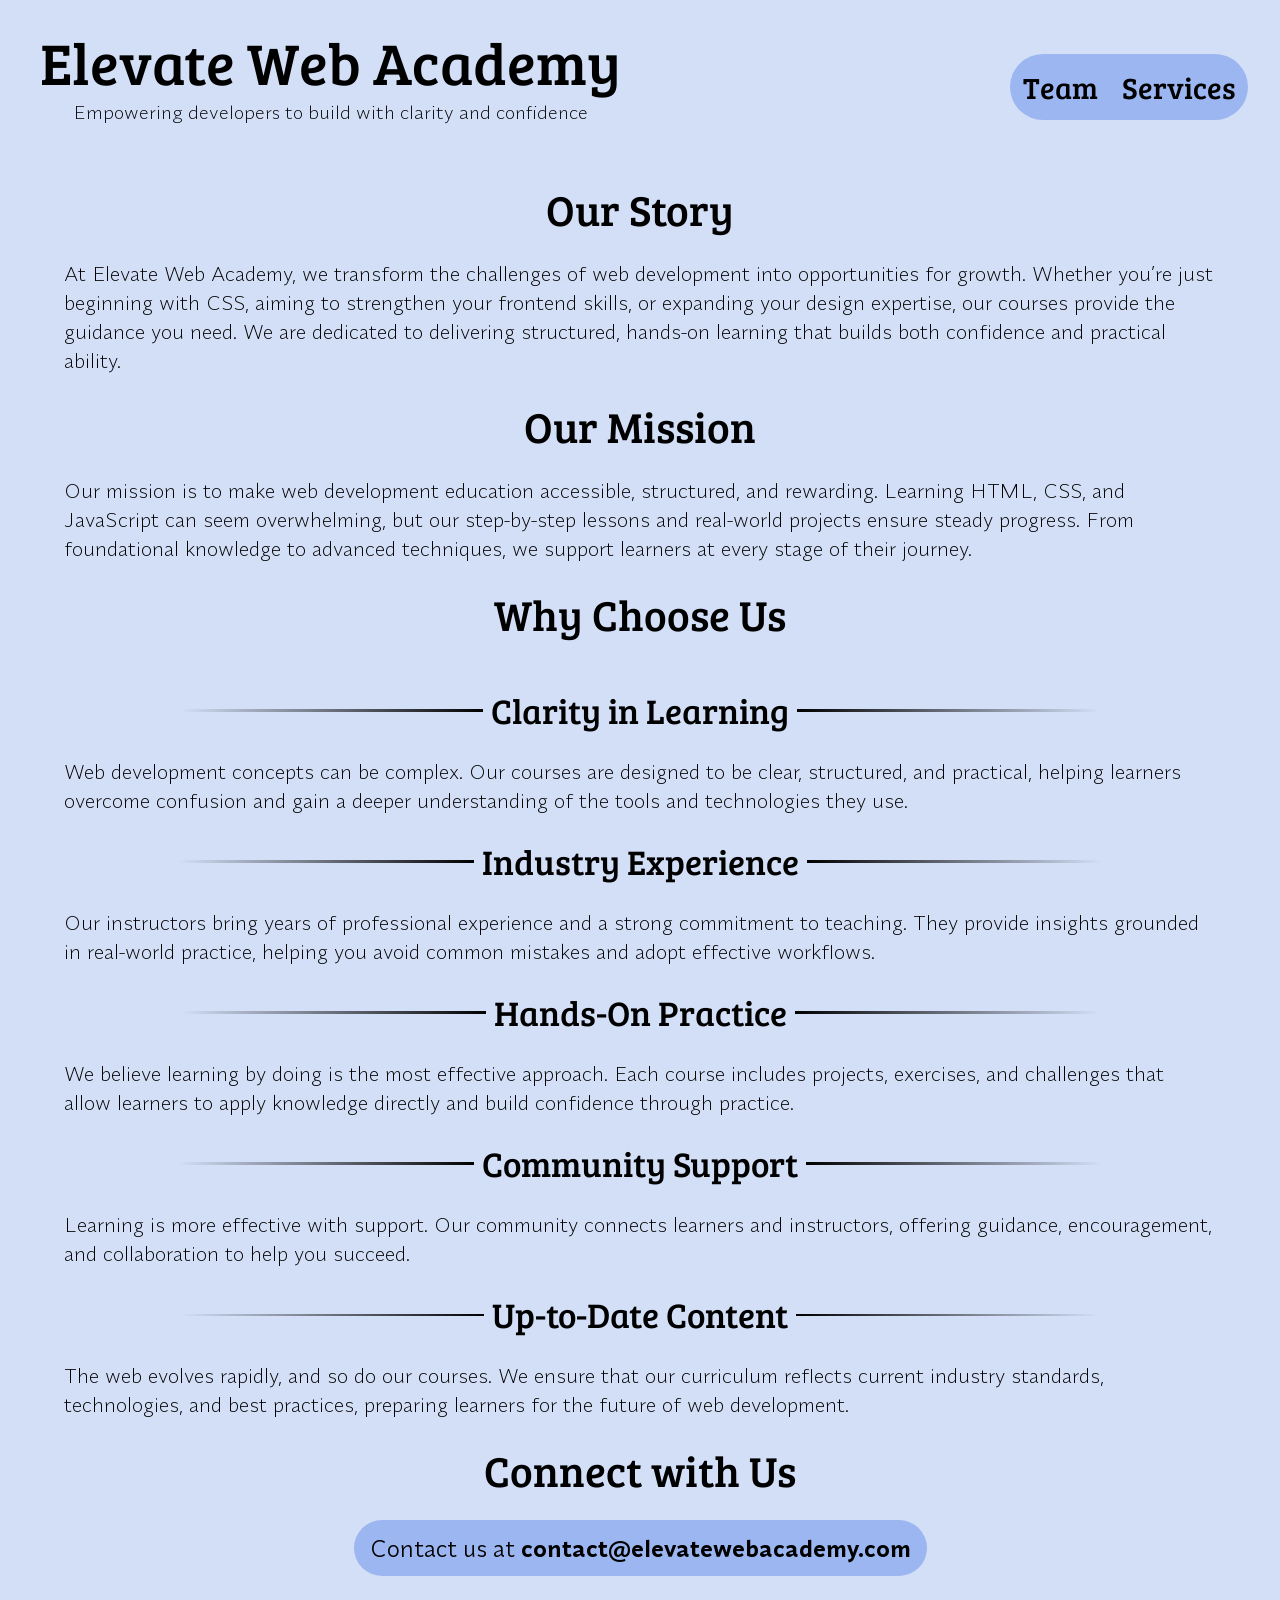
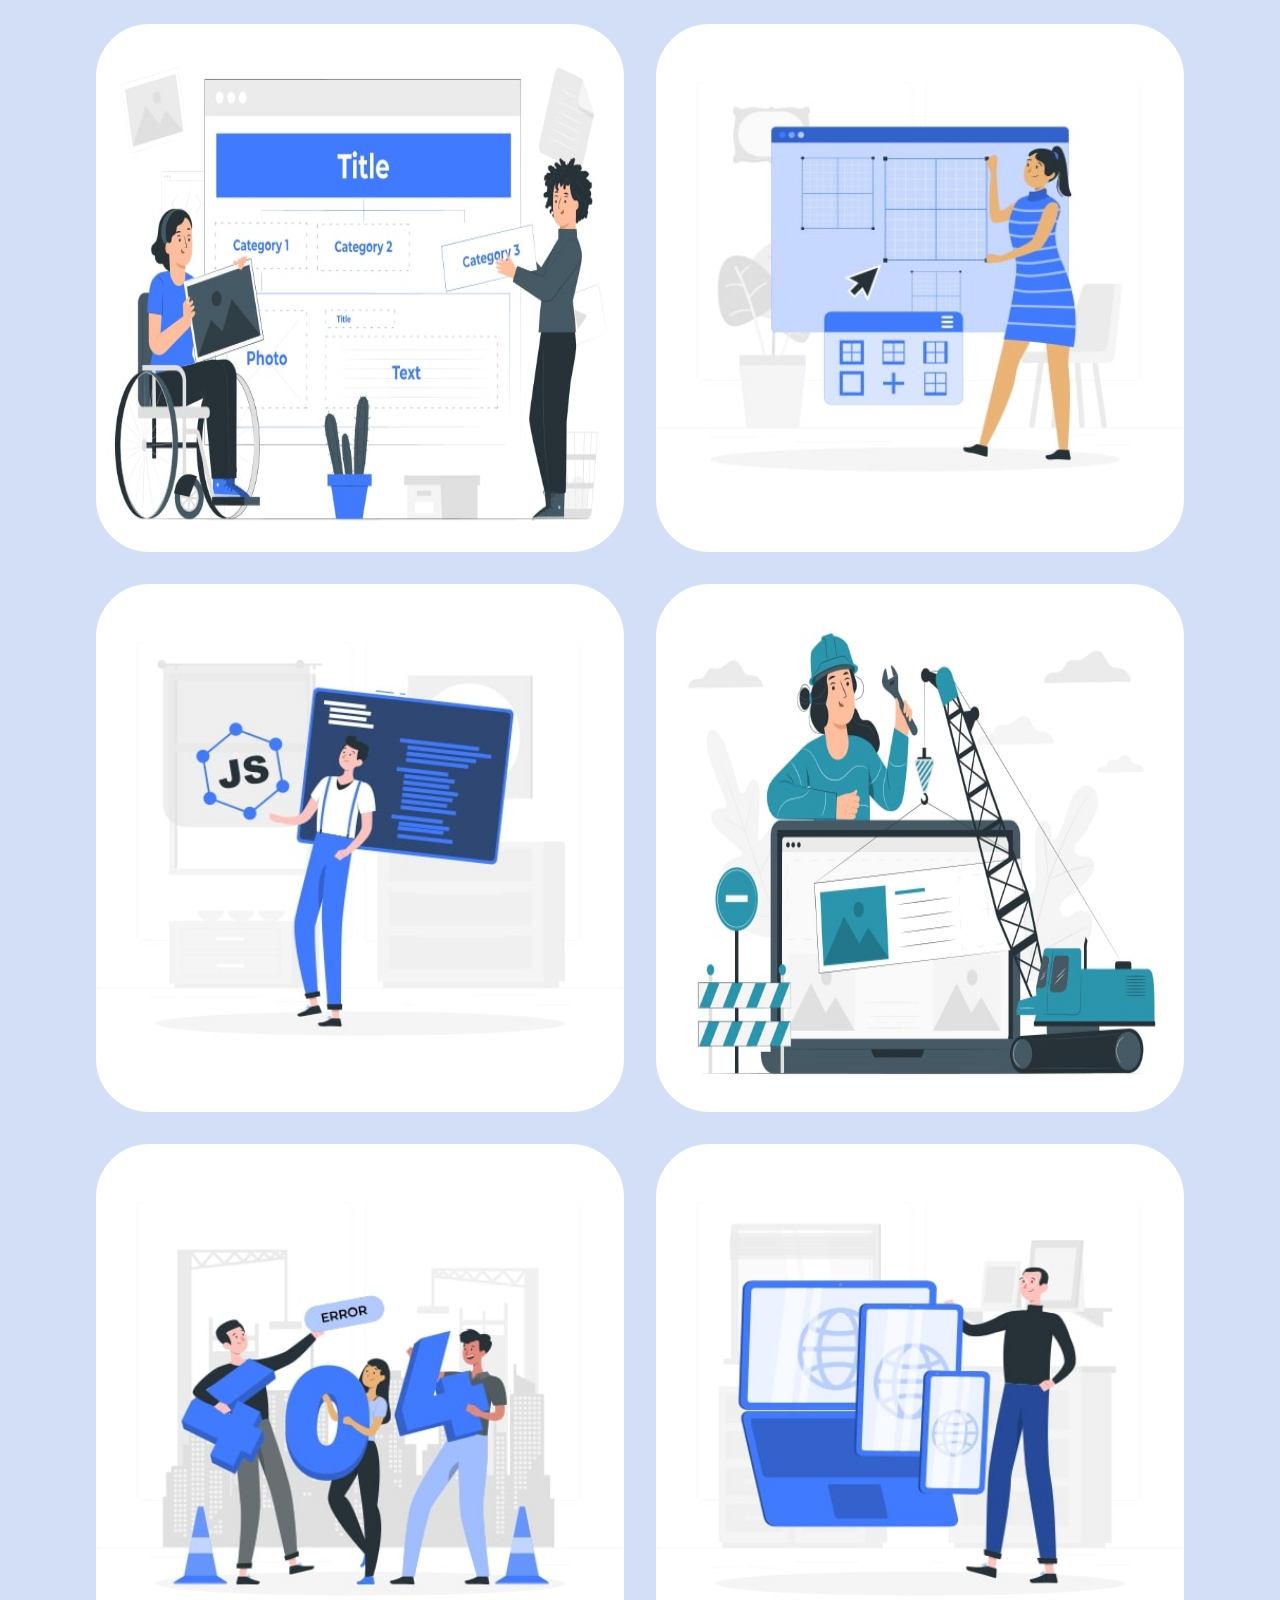
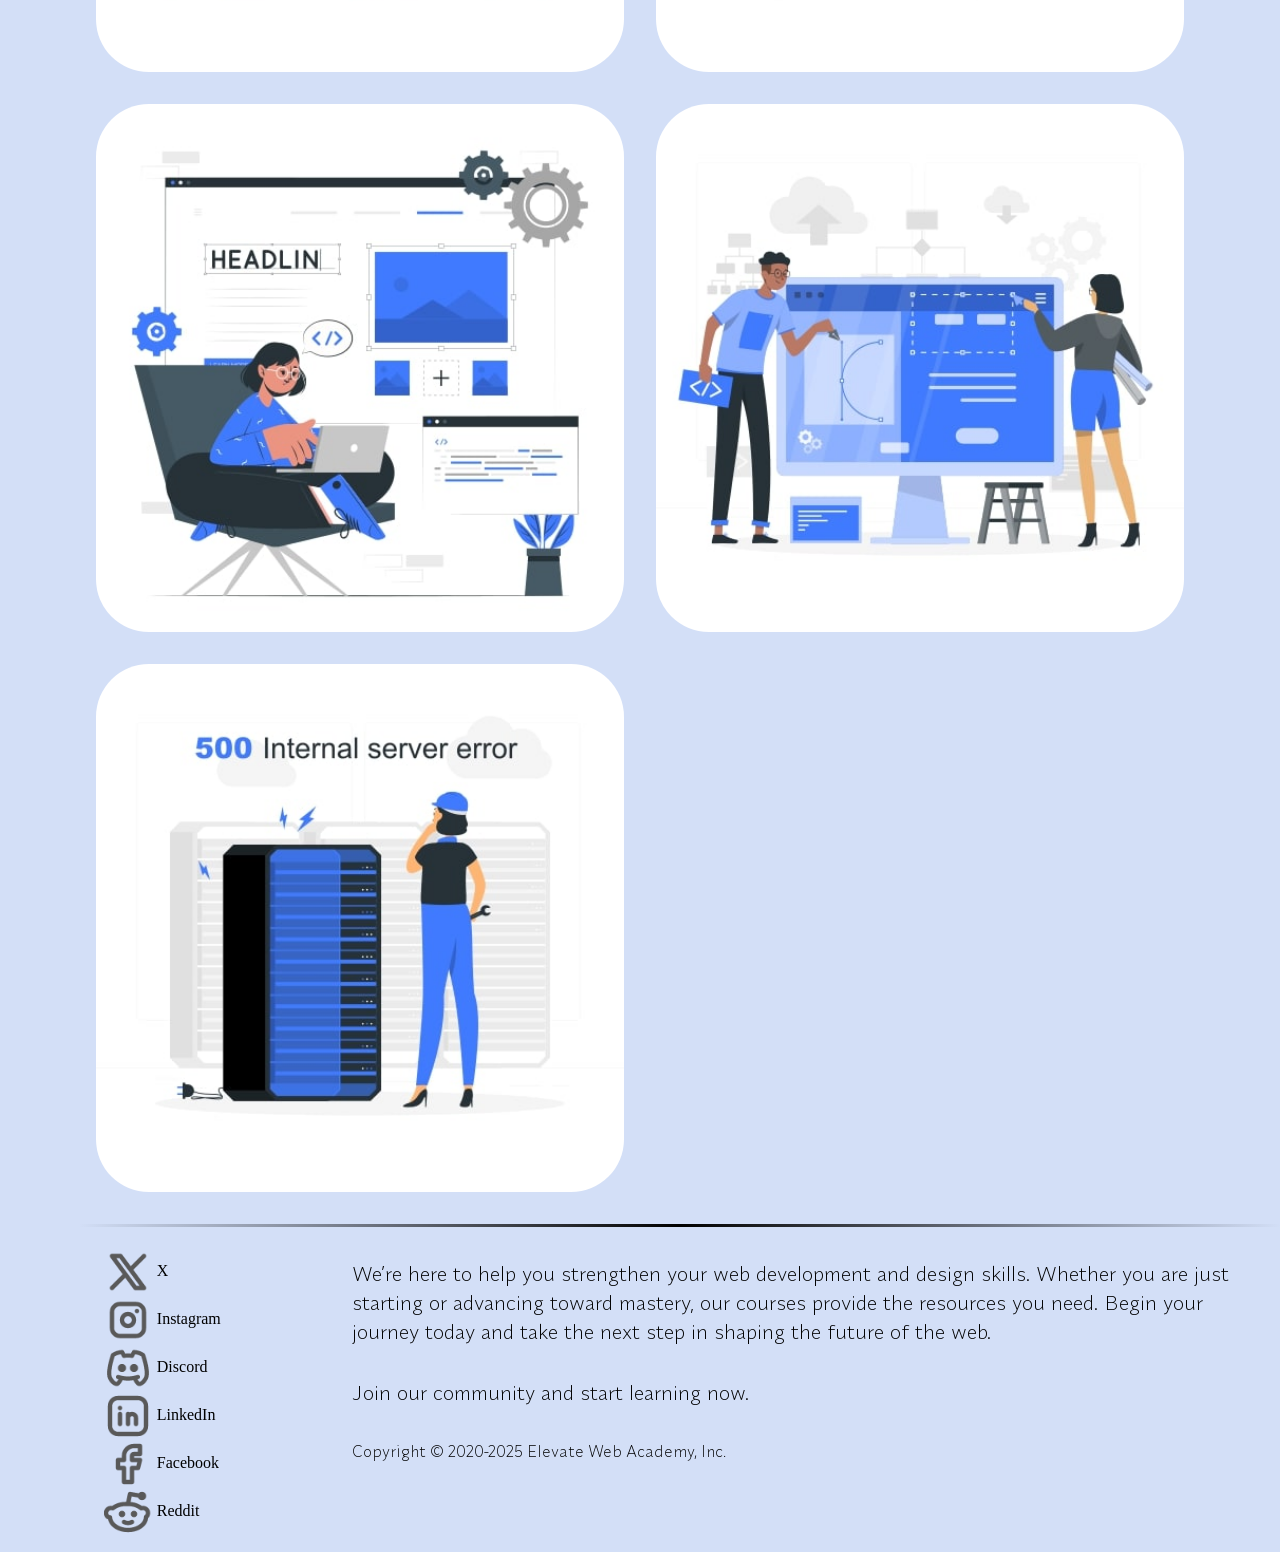
<file: index.html>
<!DOCTYPE html>
<html lang="en">

<head>
  <meta charset="UTF-8" />
  <meta name="viewport" content="width=device-width, initial-scale=1.0" />
  <title>Elevate Web Academy</title>
  <link rel="stylesheet" href="./styles/global.css" />
</head>

<body>
  <header>
    <div id="website_title">
      <a href="./index.html">
        <h1>Elevate Web Academy</h1>
      </a>
      <!-- company tagline -->
      <p>Empowering developers to build with clarity and confidence</p>
    </div>
    <nav>
      <ul>
        <!-- selected id refers to the active page-->
        <li><a href="./team.html" id="not_selected">Team</a></li>
        <li><a href="./services.html" id="not_selected">Services</a></li>
      </ul>
    </nav>
  </header>
  <main>
    <h2>Our Story</h2>
    <p>
      At Elevate Web Academy, we transform the challenges of web development into opportunities for growth. Whether
      you’re just beginning with CSS, aiming to strengthen your frontend skills, or expanding your design expertise,
      our courses provide the guidance you need. We are dedicated to delivering structured, hands-on learning that
      builds both confidence and practical ability.
    </p>

    <h2>Our Mission</h2>
    <p>
      Our mission is to make web development education accessible, structured, and rewarding. Learning HTML, CSS, and
      JavaScript can seem overwhelming, but our step-by-step lessons and real-world projects ensure steady progress.
      From foundational knowledge to advanced techniques, we support learners at every stage of their journey.
    </p>

    <h2>Why Choose Us</h2>
    <h3>Clarity in Learning</h3>
    <p>
      Web development concepts can be complex. Our courses are designed to be clear, structured, and practical, helping
      learners overcome confusion and gain a deeper understanding of the tools and technologies they use.
    </p>

    <h3>Industry Experience</h3>
    <p>
      Our instructors bring years of professional experience and a strong commitment to teaching. They provide insights
      grounded in real-world practice, helping you avoid common mistakes and adopt effective workflows.
    </p>

    <h3>Hands-On Practice</h3>
    <p>
      We believe learning by doing is the most effective approach. Each course includes projects, exercises, and
      challenges that allow learners to apply knowledge directly and build confidence through practice.
    </p>

    <h3>Community Support</h3>
    <p>
      Learning is more effective with support. Our community connects learners and instructors, offering guidance,
      encouragement, and collaboration to help you succeed.
    </p>

    <h3>Up-to-Date Content</h3>
    <p>
      The web evolves rapidly, and so do our courses. We ensure that our curriculum reflects current industry standards,
      technologies, and best practices, preparing learners for the future of web development.
    </p>

    <h2>Connect with Us</h2>
    <a id="contact"><span id="contact_span">Contact us at </span><strong>contact@elevatewebacademy.com</strong></a>
    <section class="gallery">
      <img src="media/Content structure-pana.jpg" alt="Content structure" />
      <img src="media/Grid design-rafiki.jpg" alt="Character working on a Grid design" />
      <img src="media/JavaScript frameworks-rafiki.jpg" alt="JavaScript frameworks" />
      <img src="media/Under construction-pana.jpg" alt="Website Under construction" />
      <img src="media/404 error with people holding the numbers-rafiki.jpg"
        alt="404 Error with people holding the numbers" />
      <img src="media/Web devices-rafiki.jpg" alt="Web devices: laptop, tablet, and phone showing an internet icon" />
      <img src="media/Website Creator-cuate.jpg" alt="Website Creator writing a headline" />
      <img src="media/Website Creator-rafiki.jpg" alt="Website Creator editing a webpage" />
      <img src="media/500 Internal Server Error-rafiki.jpg" alt="500 Internal Server Error" />
    </section>
  </main>
  <footer>
    <!-- copyright and contacts -->
    <ul class="social_links">
      <li><a id="x" href="https://x.com" target="_blank"><span>X</span></a></li>
      <li><a id="instagram" href="https://instagram.com" target="_blank"><span>Instagram</span></a></li>
      <li><a id="discord" href="https://discord.com" target="_blank"><span>Discord</span></a></li>
      <li><a id="linkedin" href="https://linkedin.com" target="_blank"><span>LinkedIn</span></a></li>
      <li><a id="facebook" href="https://facebook.com" target="_blank"><span>Facebook</span></a></li>
      <li><a id="reddit" href="https://reddit.com" target="_blank"><span>Reddit</span></a></li>
    </ul>

    <div class="footer_text">
      <p>
        We’re here to help you strengthen your web development and design skills. Whether you are just starting or
        advancing toward mastery, our courses provide the resources you need. Begin your journey today and take the next
        step in shaping the future of the web.
      </p>
      <p>Join our community and start learning now.</p>
      <p class="copyright">Copyright &copy; 2020-2025 Elevate Web Academy, Inc.</p>
    </div>
  </footer>
</body>

</html>
</file>
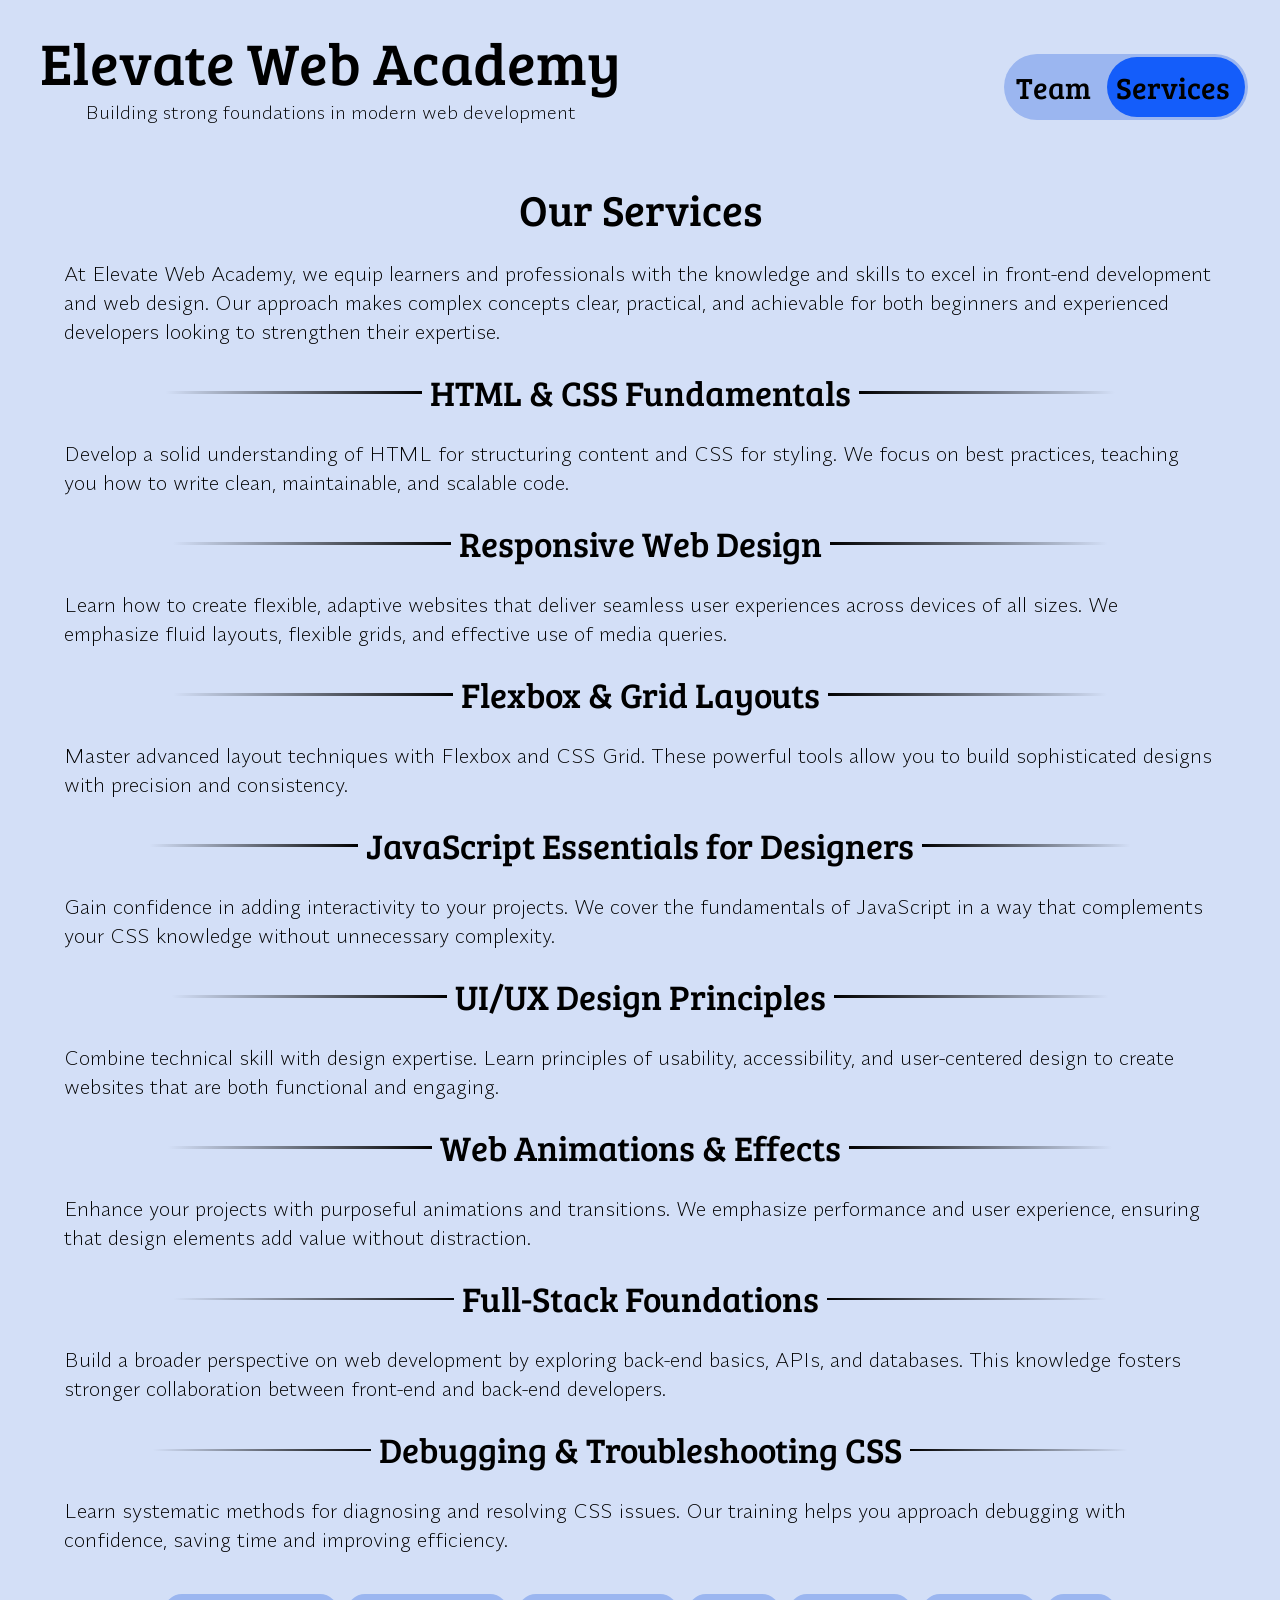
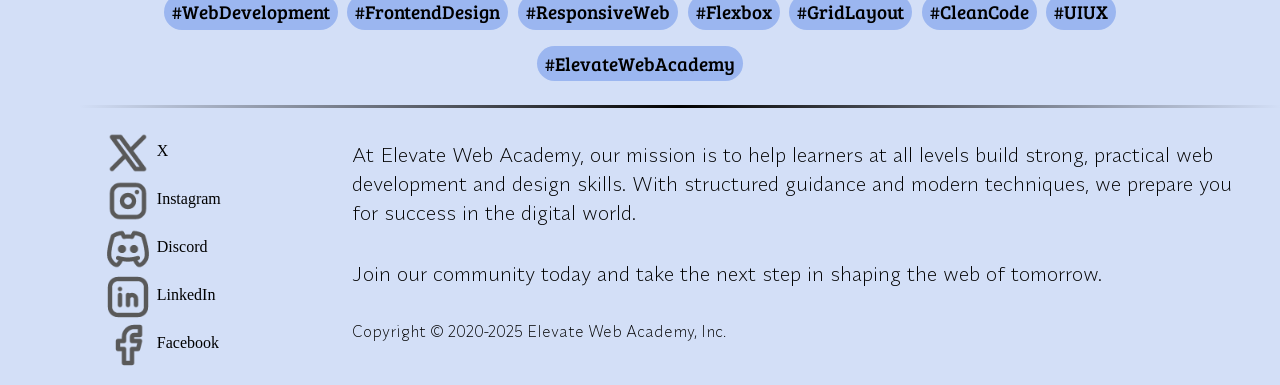
<file: services.html>
<!DOCTYPE html>
<html lang="en">

<head>
  <meta charset="UTF-8">
  <meta name="viewport" content="width=device-width, initial-scale=1.0">
  <title>Elevate Web Academy</title>
  <link rel="stylesheet" href="styles/global.css">
</head>

<body>
  <header>
    <div id="website_title">
      <a href="./index.html">
        <h1>Elevate Web Academy</h1>
      </a>
      <!-- company tagline -->
      <p>Building strong foundations in modern web development</p>
    </div>
    <nav>
      <ul>
        <li><a href="./team.html" id="not_selected">Team</a></li>
        <li><a href="./services.html" id="selected">Services</a></li>
      </ul>
    </nav>
  </header>

  <main>
    <h2>Our Services</h2>
    <p>
      At Elevate Web Academy, we equip learners and professionals with the knowledge and skills to excel in front-end
      development and web design. Our approach makes complex concepts clear, practical, and achievable for both
      beginners and experienced developers looking to strengthen their expertise.
    </p>

    <h3>HTML & CSS Fundamentals</h3>
    <p>
      Develop a solid understanding of HTML for structuring content and CSS for styling. We focus on best practices,
      teaching you how to write clean, maintainable, and scalable code.
    </p>

    <h3>Responsive Web Design</h3>
    <p>
      Learn how to create flexible, adaptive websites that deliver seamless user experiences across devices of all
      sizes. We emphasize fluid layouts, flexible grids, and effective use of media queries.
    </p>

    <h3>Flexbox & Grid Layouts</h3>
    <p>
      Master advanced layout techniques with Flexbox and CSS Grid. These powerful tools allow you to build sophisticated
      designs with precision and consistency.
    </p>

    <h3>JavaScript Essentials for Designers</h3>
    <p>
      Gain confidence in adding interactivity to your projects. We cover the fundamentals of JavaScript in a way that
      complements your CSS knowledge without unnecessary complexity.
    </p>

    <h3>UI/UX Design Principles</h3>
    <p>
      Combine technical skill with design expertise. Learn principles of usability, accessibility, and user-centered
      design to create websites that are both functional and engaging.
    </p>

    <h3>Web Animations & Effects</h3>
    <p>
      Enhance your projects with purposeful animations and transitions. We emphasize performance and user experience,
      ensuring that design elements add value without distraction.
    </p>

    <h3>Full-Stack Foundations</h3>
    <p>
      Build a broader perspective on web development by exploring back-end basics, APIs, and databases. This knowledge
      fosters stronger collaboration between front-end and back-end developers.
    </p>

    <h3>Debugging & Troubleshooting CSS</h3>
    <p>
      Learn systematic methods for diagnosing and resolving CSS issues. Our training helps you approach debugging with
      confidence, saving time and improving efficiency.
    </p>

    <ul class="hashtags">
      <li>#WebDevelopment</li>
      <li>#FrontendDesign</li>
      <li>#ResponsiveWeb</li>
      <li>#Flexbox</li>
      <li>#GridLayout</li>
      <li>#CleanCode</li>
      <li>#UIUX</li>
      <li>#ElevateWebAcademy</li>
    </ul>
  </main>

  <footer>
    <ul class="social_links">
      <li><a id="x" href="https://x.com" target="_blank"><span>X</span></a></li>
      <li><a id="instagram" href="https://instagram.com" target="_blank"><span>Instagram</span></a></li>
      <li><a id="discord" href="https://discord.com" target="_blank"><span>Discord</span></a></li>
      <li><a id="linkedin" href="https://linkedin.com" target="_blank"><span>LinkedIn</span></a></li>
      <li><a id="facebook" href="https://facebook.com" target="_blank"><span>Facebook</span></a></li>
    </ul>

    <div class="footer_text">
      <p>
        At Elevate Web Academy, our mission is to help learners at all levels build strong, practical web development
        and design skills. With structured guidance and modern techniques, we prepare you for success in the digital
        world.
      </p>
      <p>Join our community today and take the next step in shaping the web of tomorrow.</p>
      <p class="copyright">Copyright &copy; 2020-2025 Elevate Web Academy, Inc.</p>
    </div>
  </footer>
</body>

</html>
</file>
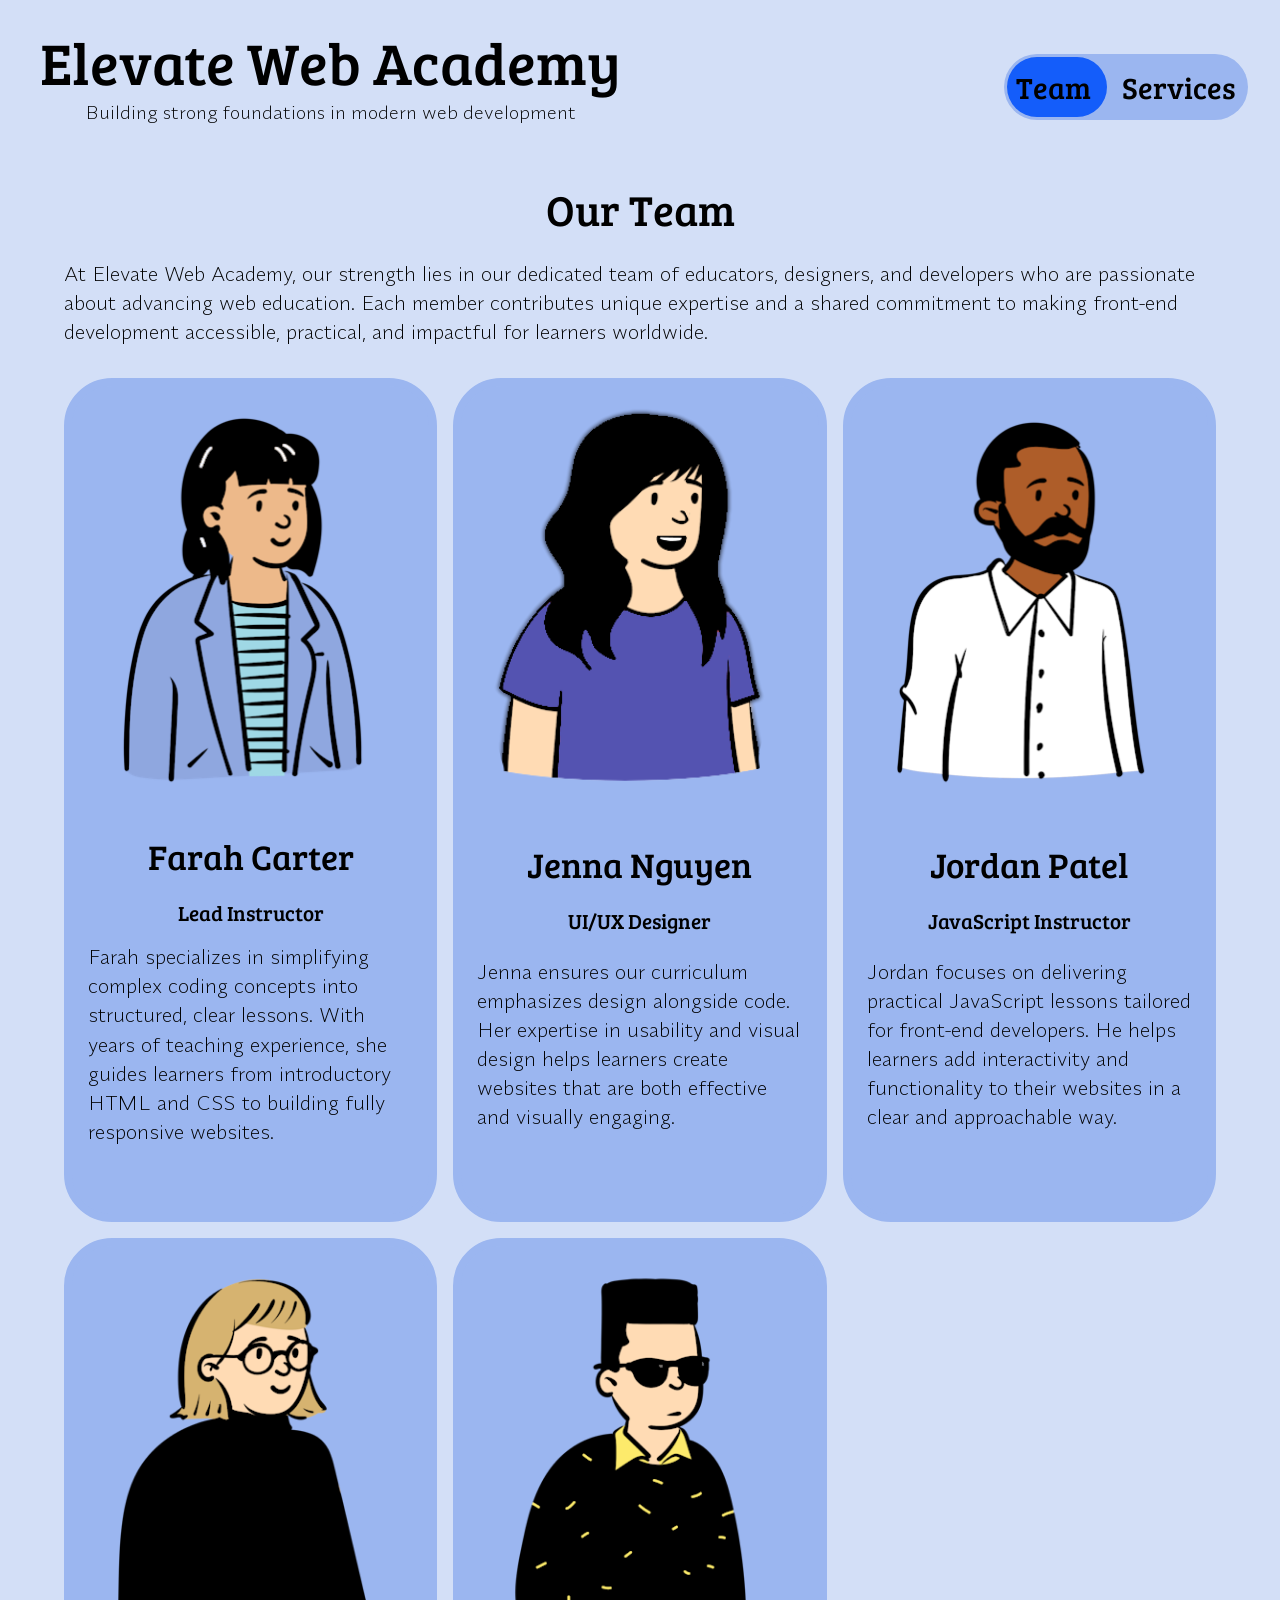
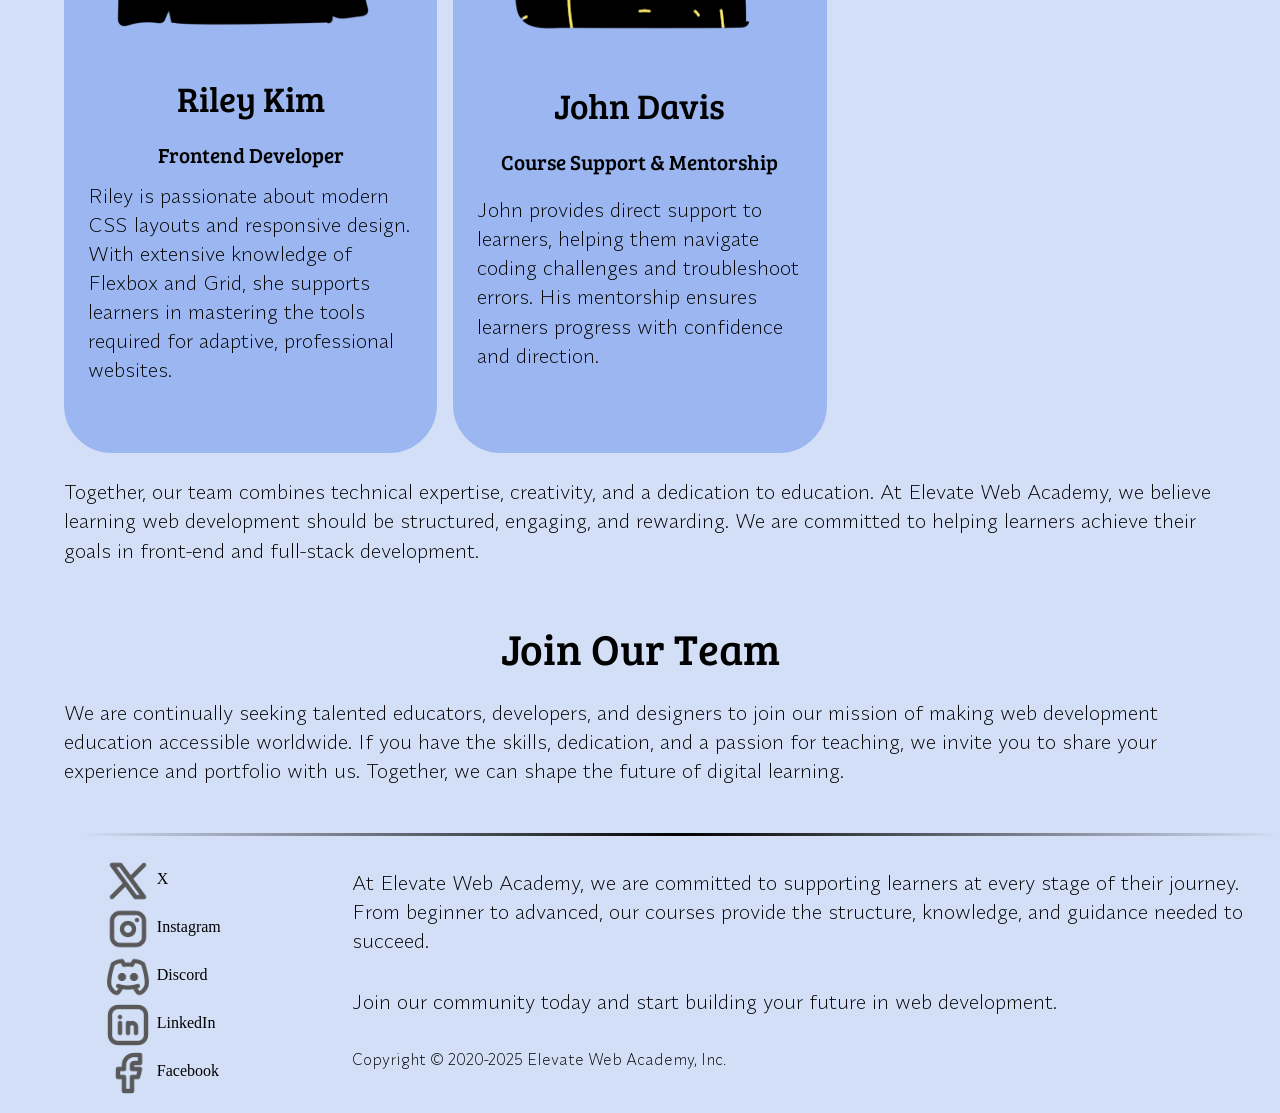
<file: team.html>
<!DOCTYPE html>
<html lang="en">

<head>
  <meta charset="UTF-8" />
  <meta name="viewport" content="width=device-width, initial-scale=1.0" />
  <title>Elevate Web Academy - Our Team</title>
  <link rel="stylesheet" href="./styles/global.css" />
</head>

<body>
  <header>
    <div id="website_title">
      <a href="./index.html">
        <h1>Elevate Web Academy</h1>
      </a>
      <!-- company tagline -->
      <p>Building strong foundations in modern web development</p>
    </div>
    <nav>
      <ul>
        <li><a href="./team.html" id="selected">Team</a></li>
        <li><a href="./services.html" id="not_selected">Services</a></li>
      </ul>
    </nav>
  </header>

  <main id="team" class="team">
    <h2>Our Team</h2>
    <p>
      At Elevate Web Academy, our strength lies in our dedicated team of educators, designers, and developers who are
      passionate about advancing web education. Each member contributes unique expertise and a shared commitment to
      making front-end development accessible, practical, and impactful for learners worldwide.
    </p>

    <div class="members_container">
      <div class="member">
        <img src="media/Farah.png" alt="Portrait of Farah Carter">
        <div class="title_and_name">
          <h3>Farah Carter</h3>
          <h4>Lead Instructor</h4>
        </div>
        <p>
          Farah specializes in simplifying complex coding concepts into structured, clear lessons. With years of
          teaching experience, she guides learners from introductory HTML and CSS to building fully responsive websites.
        </p>
      </div>

      <div class="member">
        <img src="media/Jenna.png" alt="Portrait of Jenna Nguyen">
        <div class="title_and_name">
          <h3>Jenna Nguyen</h3>
          <h4>UI/UX Designer</h4>
        </div>
        <p>
          Jenna ensures our curriculum emphasizes design alongside code. Her expertise in usability and visual design
          helps learners create websites that are both effective and visually engaging.
        </p>
      </div>

      <div class="member">
        <img src="media/Jordan.png" alt="Portrait of Jordan Patel">
        <div class="title_and_name">
          <h3>Jordan Patel</h3>
          <h4>JavaScript Instructor</h4>
        </div>
        <p>
          Jordan focuses on delivering practical JavaScript lessons tailored for front-end developers. He helps learners
          add interactivity and functionality to their websites in a clear and approachable way.
        </p>
      </div>

      <div class="member">
        <img src="media/Riley.png" alt="Portrait of Riley Kim">
        <div class="title_and_name">
          <h3>Riley Kim</h3>
          <h4>Frontend Developer</h4>
        </div>
        <p>
          Riley is passionate about modern CSS layouts and responsive design. With extensive knowledge of Flexbox and
          Grid, she supports learners in mastering the tools required for adaptive, professional websites.
        </p>
      </div>

      <div class="member">
        <img src="media/John.png" alt="Portrait of John Davis">
        <div class="title_and_name">
          <h3>John Davis</h3>
          <h4>Course Support & Mentorship</h4>
        </div>
        <p>
          John provides direct support to learners, helping them navigate coding challenges and troubleshoot errors. His
          mentorship ensures learners progress with confidence and direction.
        </p>
      </div>
    </div>

    <p>
      Together, our team combines technical expertise, creativity, and a dedication to education. At Elevate Web
      Academy, we believe learning web development should be structured, engaging, and rewarding. We are committed to
      helping learners achieve their goals in front-end and full-stack development.
    </p>

    <h2>Join Our Team</h2>
    <p>
      We are continually seeking talented educators, developers, and designers to join our mission of making web
      development education accessible worldwide. If you have the skills, dedication, and a passion for teaching, we
      invite you to share your experience and portfolio with us. Together, we can shape the future of digital learning.
    </p>
  </main>

  <footer>
    <ul class="social_links">
      <li><a id="x" href="https://x.com" target="_blank"><span>X</span></a></li>
      <li><a id="instagram" href="https://instagram.com" target="_blank"><span>Instagram</span></a></li>
      <li><a id="discord" href="https://discord.com" target="_blank"><span>Discord</span></a></li>
      <li><a id="linkedin" href="https://linkedin.com" target="_blank"><span>LinkedIn</span></a></li>
      <li><a id="facebook" href="https://facebook.com" target="_blank"><span>Facebook</span></a></li>
    </ul>

    <div class="footer_text">
      <p>
        At Elevate Web Academy, we are committed to supporting learners at every stage of their journey. From beginner
        to advanced, our courses provide the structure, knowledge, and guidance needed to succeed.
      </p>
      <p>Join our community today and start building your future in web development.</p>
      <p class="copyright">Copyright &copy; 2020-2025 Elevate Web Academy, Inc.</p>
    </div>
  </footer>
</body>

</html>
</file>
<file: styles/global.css>
@import url("reset.css");

* {
  box-sizing: border-box;
}

@media screen and (prefers-color-scheme: light) {
  :root {
    --background: #d3dff7;
    --text: #000000;
    --hover: #360f91;
    --current_page: #145dfa;
    --backfill: #9bb6f0;
    --active: #2b0666;
  }
}

@media screen and (prefers-color-scheme: dark) {
  :root {
    --background: #131313;
    --text: #ffffff;
    --hover: #f35900;
    --current_page: hsl(10, 100%, 52%);
    --backfill: #2e2e2e;
    --active: #ffffff;
    /* #1b033b */
  }
}

@font-face {
  font-family: Bree_Serif;
  src: url("../font/BreeSerif-Regular.ttf") format("truetype");
  font-weight: 100 900;
}

@font-face {
  font-family: Synonym;
  src: url("../font/Synonym-Variable.ttf") format("truetype");
  font-weight: 100 900;
}

a {
  text-decoration: none;
}

/* for the pancake stack pattern this grid was added to body  */
body {
  background-color: var(--background);
  display: grid;
  grid-template-rows: auto 1fr auto;
  transition: all ease 250ms;
}

* {
  color: var(--text);
}

h1 {
  font-size: 3.4rem;
}

h1:hover {
  color: var(--hover);
}

h2 {
  font-size: 2.6rem;
}

h3 {
  font-size: 2.2rem;
}

h1,
h2,
h3,
h4,
nav {
  font-family: Bree_Serif;
  font-weight: 500;
}

p {
  font-family: Synonym;
  font-weight: 300;
  font-size: 1.3rem;
  line-height: 1.4;
}

main p {
  padding: 0rem 0.5rem 0.5rem 0.5rem;
}

main #contact {
  font-family: Synonym;
  align-self: center;
}

.contact_link {
  display: flex;
  justify-content: center;
}

.contact_link > li > a {
  width: 3rem;
}

/* RAM pattern used for members' title cards */
.members_container {
  display: grid;
  grid-template-columns: repeat(auto-fit, minmax(20em, 1fr));
  gap: 1em;
  align-items: start;
  padding-bottom: 1.5rem;
}

/* inside each member is a grid of its own */
.member {
  border: 0.5rem solid var(--backfill);
  background-color: var(--backfill);
  border-radius: 3rem;
  display: grid;
  grid-template: auto auto / 50% 50%;
  justify-items: center;
  padding: 1rem;
}

.member img {
  justify-self: center;
  max-width: 100%;
  object-fit: contain;
}

.member #name {
  padding: 0.5rem;
}

.title_and_name {
  justify-self: center;
  align-self: center;
}
.title_and_name h4 {
  text-align: center;
}
.member p {
  grid-column: span 2;
}

/* Index Page Related */
/* RAM pattern for the gallery */
.gallery {
  display: grid;
  grid-template-columns: repeat(auto-fit, minmax(22em, 1fr));
  gap: 2em;
  padding: 1rem 2rem;
}

.gallery img {
  width: 100%;
  height: 100%;
  border-radius: 10%;
  /* i removed padding this was bad */
}

.hashtags {
  margin-top: 2rem;
  display: flex;
  flex-wrap: wrap;
  justify-content: center;
}

.hashtags li {
  margin: 0.5rem 0.3rem;
  padding: 0.5rem;
  font-size: 1.2rem;
  background-color: var(--backfill);
  border-radius: 30em;
  color: var(--text);
  font-family: Bree_Serif;
  font-weight: lighter;
}

main {
  display: flex;
  flex-direction: column;
  align-items: stretch;
  padding: 1rem 4rem;
}

main h2,
main h3 {
  padding: 1rem;
  text-align: center;
  margin: 0.8rem 0;
  /* margin-bottom: 1rem; */
}

#team p {
  padding-bottom: 2rem;
}

main #contact {
  padding: 1rem;
  margin-bottom: 2rem;
  background-color: var(--backfill);
  font-weight: 600;
  /* fix line weight above */
  font-size: 1.5rem;
  border-radius: 5rem;
}

/* contact us span */
#contact_span {
  display: none;
  font-weight: 400;
}

/* Header */
/* using the Line up pattern for header*/
header {
  display: flex;
  flex-direction: column;
  justify-content: space-between;
  align-items: center;
  gap: 1em;
  margin-top: 1rem;
}

/* Top Buttons */
header ul {
  display: flex;
  background-color: var(--backfill);
  border-radius: 30em;
  gap: 0.2em;
  font-size: 1.7rem;
  padding: 0.6em 0.1em 0.6em 0.1em;
  margin-top: 1rem;
}

header #website_title {
  display: flex;
  flex-direction: column;
  align-items: center;
  gap: 1rem;
}
#website_title h1,
#website_title p {
  text-align: center;
}

#not_selected:hover,
#selected:hover {
  color: var(--hover);
}

#selected:hover {
  color: var(--background);
}

#not_selected {
  padding: 0.3em;
}

#selected {
  background-color: var(--current_page);
  border-radius: 30em;
  padding: 0.3em 0.5em 0.3em 0.3em;
}

#not_selected:active {
  background-color: var(--current_page);
  border-radius: 30em;
  padding: 0.3em 0.5em 0.3em 0.3em;
  color: var(--active);
}

#selected:active {
  background-color: var(--current_page);
  border-radius: 30em;
  padding: 0.3em 0.5em 0.3em 0.3em;
  color: var(--active);
}

.social_links {
  display: flex;
  justify-content: space-evenly;
  padding: 2% 10% 0% 10%;
}

.social_links a span {
  display: none;
}

/* Set unique icons */
#discord::before {
  background-image: url("../media/icons/brand-discord.png");
}

#x::before {
  background-image: url("../media/icons/brand-x.png");
}

#instagram::before {
  background-image: url("../media/icons/brand-instagram.png");
}

#linkedin::before {
  background-image: url("../media/icons/brand-linkedin.png");
}

#facebook::before {
  background-image: url("../media/icons/brand-facebook.png");
}

#reddit::before {
  background-image: url("../media/icons/brand-reddit.png");
}

.footer_text {
  padding: 1rem;
}

.footer_text p {
  padding: 1rem;
}

.footer_text p:last-child {
  font-size: 1rem;
}

/* Those settings were put to go with the mobile first approach */
main,
footer {
  min-width: 400px;
  max-width: 800px;
}

/* linear gradient */

main h3:not(.name)::before {
  content: "";
  height: 0.15rem;
  background: linear-gradient(to left, var(--text) 0%, var(--background) 100%);
  grid-column: 1;
  margin-right: 0.5rem;
}

main h3:not(.name)::after {
  content: "";
  height: 0.15rem;
  background: linear-gradient(to left, var(--background) 0%, var(--text) 100%);
  grid-column: 3;
  margin-left: 0.5rem;
}

/* footer */
footer {
  height: 0.15rem;
  border-top: var(--text) 0.2rem solid;
  border-image: linear-gradient(
      to right,
      var(--background) 0%,
      var(--text) 50%,
      var(--background) 100%
    )
    1;
}

/* The headings gradient look */
main > h3:not(.team) {
  display: grid;
  grid-template-columns: 1fr auto 1fr;
  /* 1fr for left/right, auto for text */
  align-items: center;
}

main > h3 > *:not(.team) {
  grid-column: 2;
}

/* query for Medium+ view */
@media screen and (min-width: 700px) {
  main,
  footer {
    min-width: unset;
    max-width: unset;
  }

  #contact_span {
    display: contents;
  }

  .social_links {
    display: grid;
    justify-content: flex-start;
    margin-top: 1rem;
    margin-bottom: 1rem;
  }

  /* Using sidebar says pattern for the footer */
  footer {
    display: grid;
    grid-template-columns: minmax(10em, 20%) 1fr;
    margin-left: 5rem;
  }

  .social_links a span {
    display: contents;
  }

  .social_links a span:hover {
    color: var(--hover);
  }

  .footer_text {
    padding-top: 0;
    margin-top: 1rem;
    justify-content: flex-start;
  }

  /* Header */
  header {
    padding: 1rem;
    flex-direction: row;
    justify-content: space-between;
    padding: 1rem 2rem 1rem 2.5rem;
  }

  header h1 {
    font-size: 3.7rem;
  }
  h2 {
    font-size: 2.7rem;
  }

  header p {
    font-size: 1.2rem;
  }

  header #website_title {
    display: flex;
    flex-direction: column;
    align-items: center;
    gap: 0.5rem;
  }
  header ul {
    font-size: 1.9rem;
  }
  /* RAM pattern for the team members' cards  */
  .members_container {
    display: grid;
    grid-template-columns: repeat(auto-fit, minmax(19em, 1fr));
    gap: 1em;
    align-items: start;
    padding-bottom: 1.5rem;
  }

  .member {
    border: 0.5rem solid var(--backfill);
    background-color: var(--backfill);
    border-radius: 3rem;
    display: grid;
    grid-template: 50% auto auto / 1fr;
    justify-items: center;
    min-height: 100%;
  }

  .member img {
    width: 100%;
    height: 100%;
    padding-right: 1em;
  }
  .member p {
    grid-column: span 1;
  }
  main p {
    padding: 0;
  }

  .title_and_name {
    margin-bottom: 0.5rem;
  }
  .title_and_name h4 {
    text-align: center;
    font-size: 1.3rem;
  }

  main,
  footer {
    min-width: unset;
    /* Removes min-width */
    max-width: unset;
    /* Removes max-width */
  }

  /* stylistic edits for the linear gradient */

  main h3:not(.title_and_name)::after {
    background: linear-gradient(
      to right,
      var(--text) 0%,
      var(--background) 75%
    );
  }
  main h3:not(.title_and_name)::before {
    background: linear-gradient(to left, var(--text) 0%, var(--background) 75%);
  }
}
/* for social links */
#x::before,
#instagram::before,
#linkedin::before,
#facebook::before,
#reddit::before,
#discord::before {
  content: "";
  display: inline-block;
  width: 3em;
  height: 3em;
  background-size: contain;
  background-repeat: no-repeat;
  margin-inline-end: 0.3em;
  vertical-align: middle;
  background-size: contain;
}
</file>
